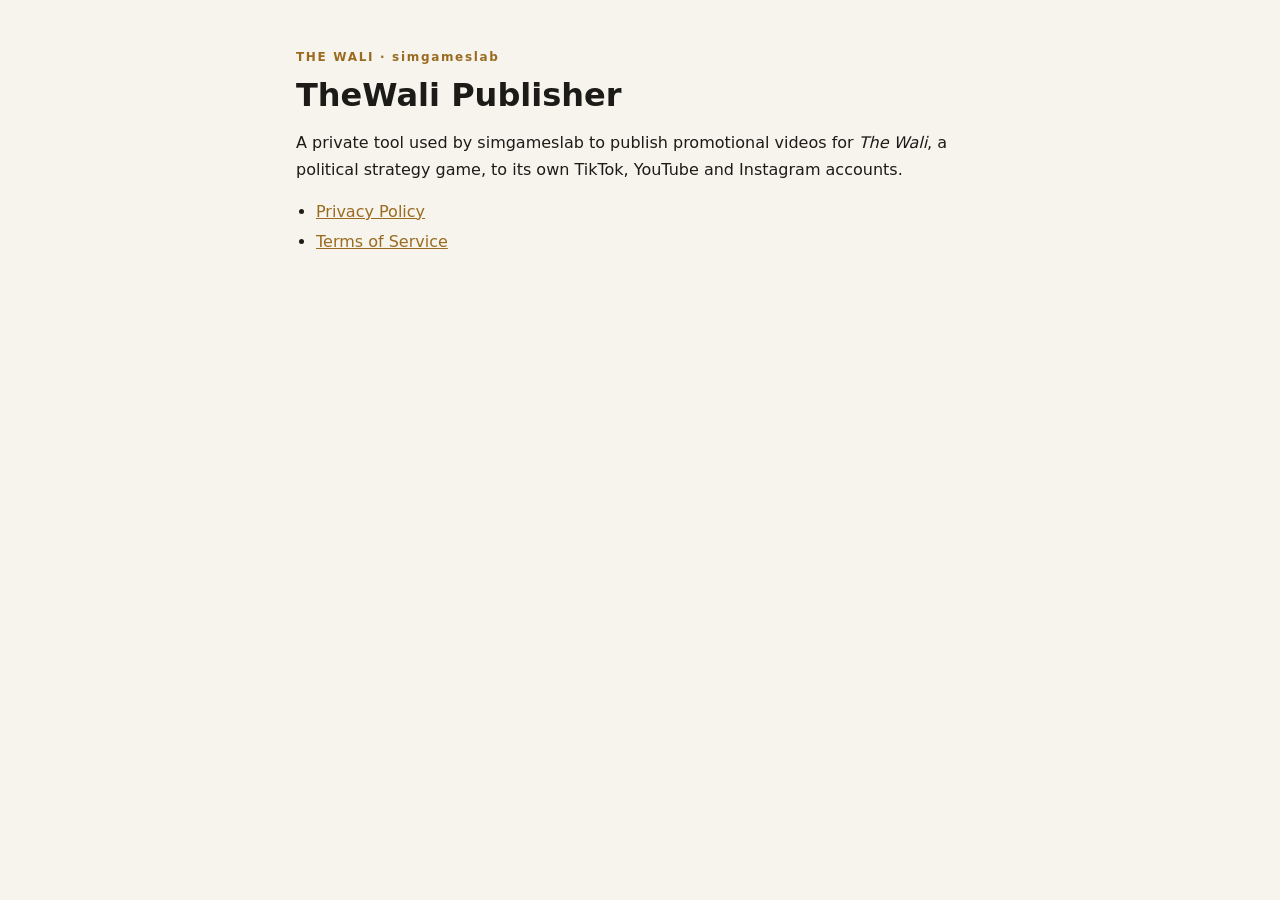
<file: index.html>
<!doctype html>
<html lang="en">
<head>
<meta charset="utf-8">
<meta name="viewport" content="width=device-width, initial-scale=1">
<title>TheWali Publisher</title>
<link rel="stylesheet" href="style.css">
</head>
<body>
<main>
  <p class="brand">THE WALI · simgameslab</p>
  <h1>TheWali Publisher</h1>
  <p>A private tool used by simgameslab to publish promotional videos for <em>The Wali</em>, a political strategy
  game, to its own TikTok, YouTube and Instagram accounts.</p>
  <ul>
    <li><a href="privacy.html">Privacy Policy</a></li>
    <li><a href="terms.html">Terms of Service</a></li>
  </ul>
</main>
</body>
</html>
</file>
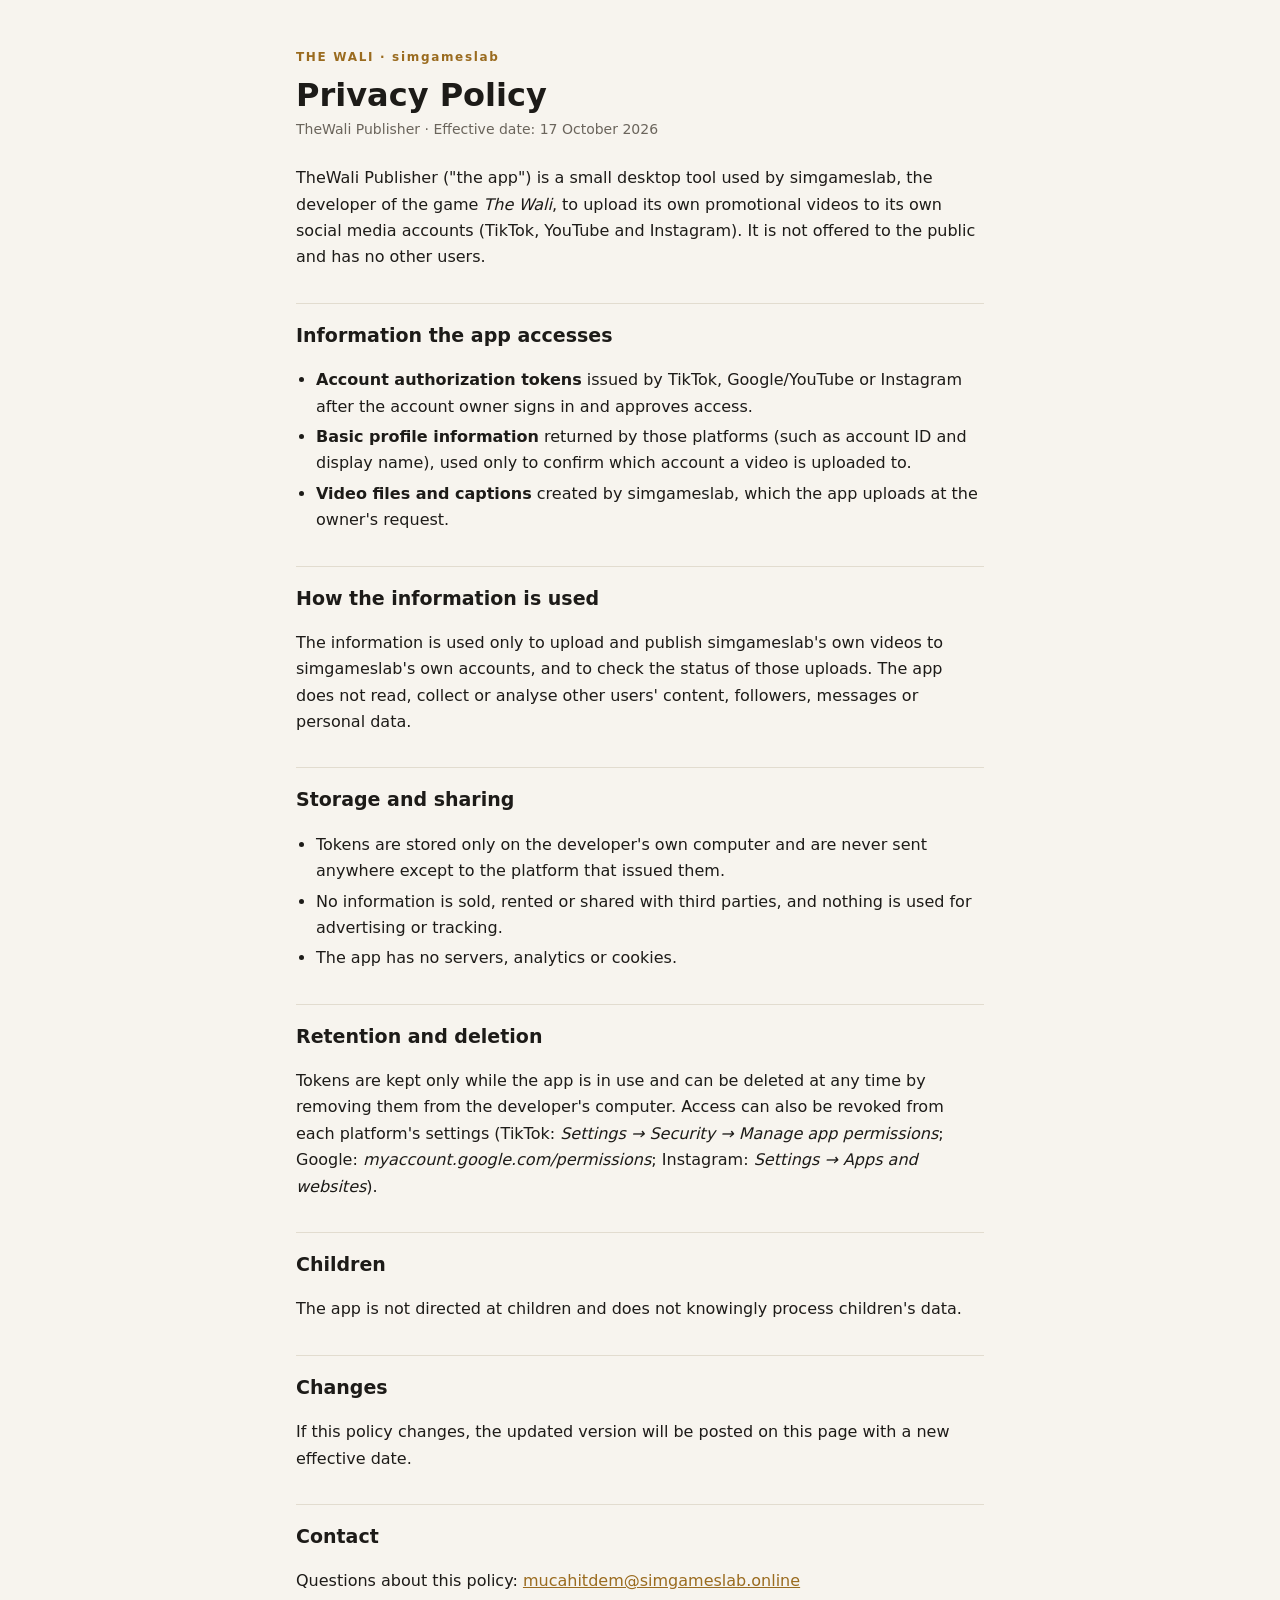
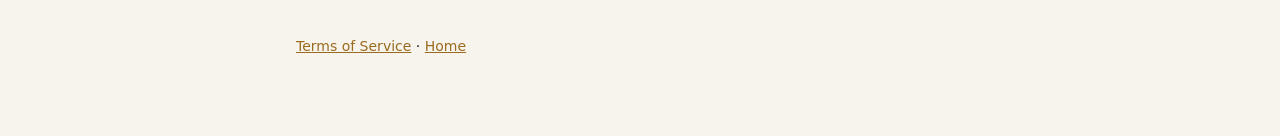
<file: privacy.html>
<!doctype html>
<html lang="en">
<head>
<meta charset="utf-8">
<meta name="viewport" content="width=device-width, initial-scale=1">
<title>Privacy Policy — TheWali Publisher</title>
<link rel="stylesheet" href="style.css">
</head>
<body>
<main>
  <p class="brand">THE WALI · simgameslab</p>
  <h1>Privacy Policy</h1>
  <p class="meta">TheWali Publisher · Effective date: 17 October 2026</p>

  <p>TheWali Publisher ("the app") is a small desktop tool used by simgameslab, the developer of the game
  <em>The Wali</em>, to upload its own promotional videos to its own social media accounts
  (TikTok, YouTube and Instagram). It is not offered to the public and has no other users.</p>

  <h2>Information the app accesses</h2>
  <ul>
    <li><strong>Account authorization tokens</strong> issued by TikTok, Google/YouTube or Instagram after the account
      owner signs in and approves access.</li>
    <li><strong>Basic profile information</strong> returned by those platforms (such as account ID and display name),
      used only to confirm which account a video is uploaded to.</li>
    <li><strong>Video files and captions</strong> created by simgameslab, which the app uploads at the owner's request.</li>
  </ul>

  <h2>How the information is used</h2>
  <p>The information is used only to upload and publish simgameslab's own videos to simgameslab's own accounts,
  and to check the status of those uploads. The app does not read, collect or analyse other users' content,
  followers, messages or personal data.</p>

  <h2>Storage and sharing</h2>
  <ul>
    <li>Tokens are stored only on the developer's own computer and are never sent anywhere except to the platform
      that issued them.</li>
    <li>No information is sold, rented or shared with third parties, and nothing is used for advertising or tracking.</li>
    <li>The app has no servers, analytics or cookies.</li>
  </ul>

  <h2>Retention and deletion</h2>
  <p>Tokens are kept only while the app is in use and can be deleted at any time by removing them from the
  developer's computer. Access can also be revoked from each platform's settings
  (TikTok: <em>Settings → Security → Manage app permissions</em>; Google: <em>myaccount.google.com/permissions</em>;
  Instagram: <em>Settings → Apps and websites</em>).</p>

  <h2>Children</h2>
  <p>The app is not directed at children and does not knowingly process children's data.</p>

  <h2>Changes</h2>
  <p>If this policy changes, the updated version will be posted on this page with a new effective date.</p>

  <h2>Contact</h2>
  <p>Questions about this policy: <a href="mailto:mucahitdem@simgameslab.online">mucahitdem@simgameslab.online</a></p>

  <p class="links"><a href="terms.html">Terms of Service</a> · <a href="index.html">Home</a></p>
</main>
</body>
</html>
</file>
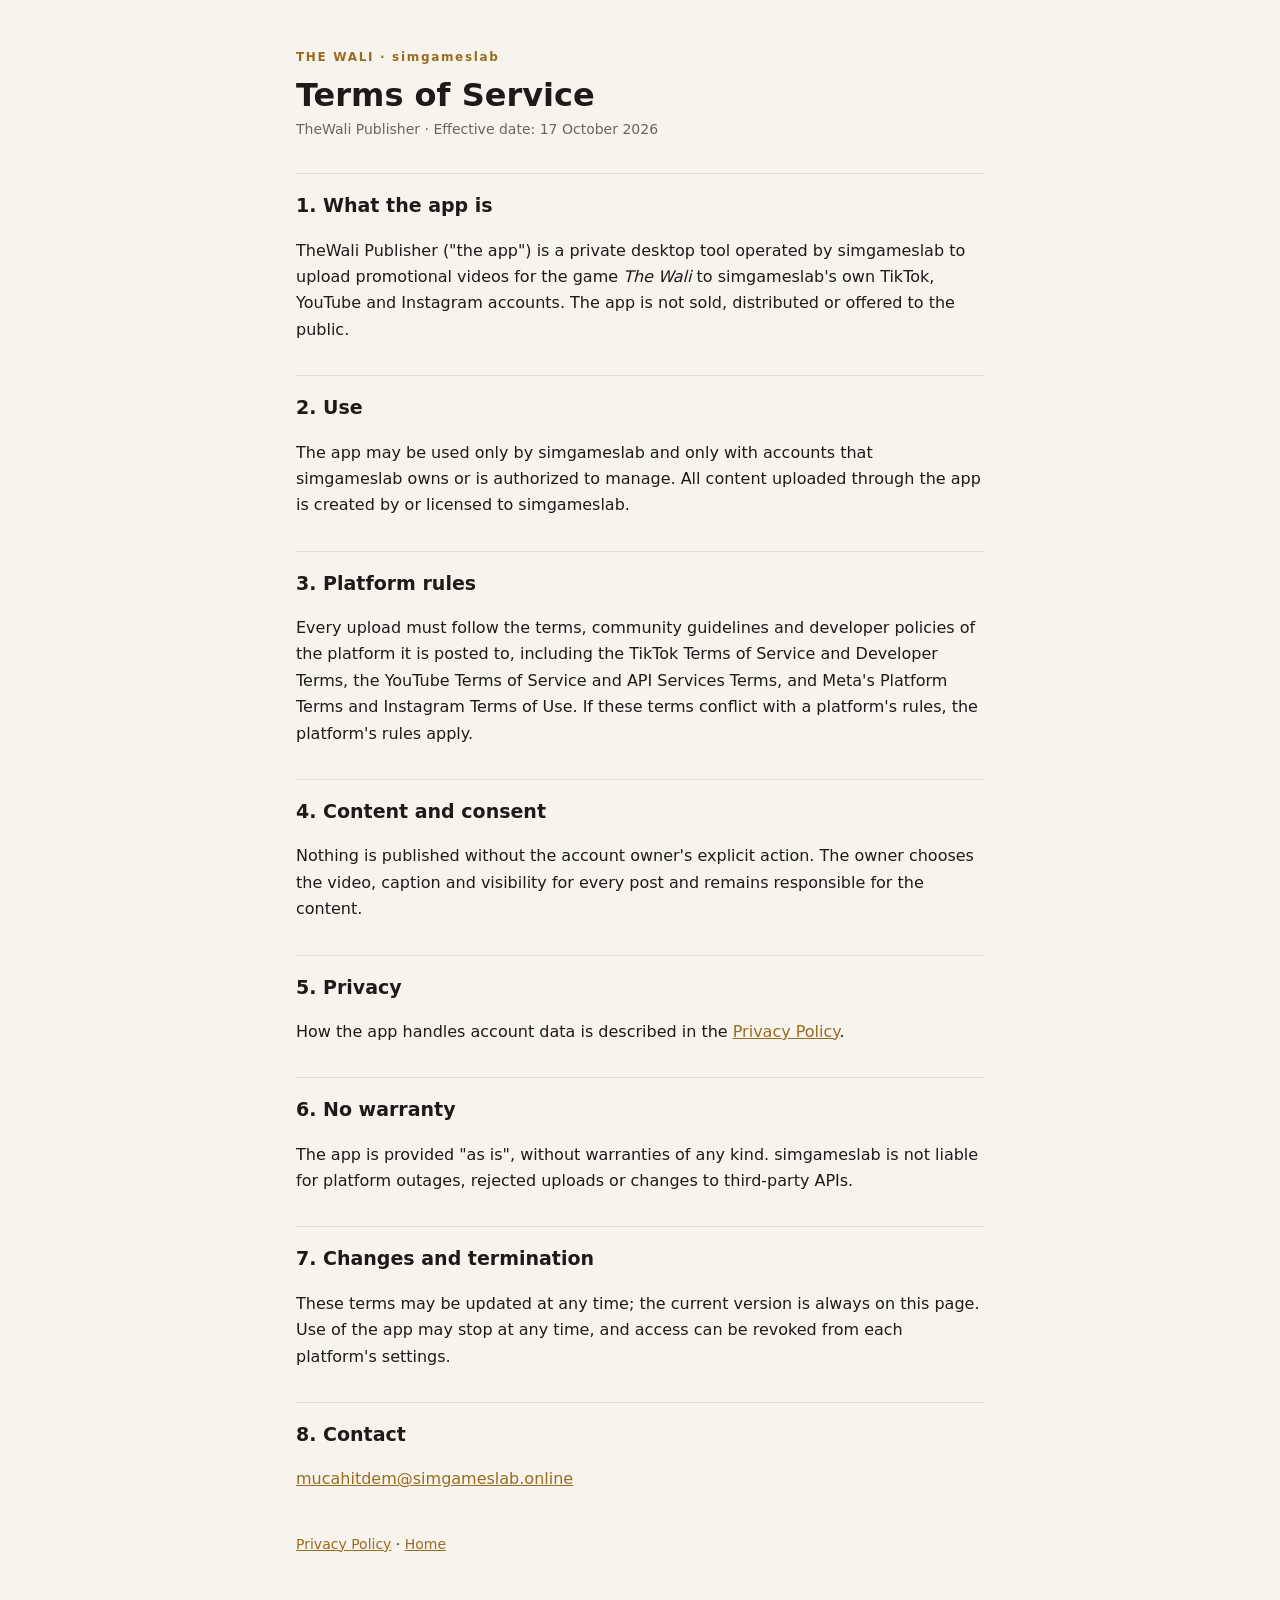
<file: terms.html>
<!doctype html>
<html lang="en">
<head>
<meta charset="utf-8">
<meta name="viewport" content="width=device-width, initial-scale=1">
<title>Terms of Service — TheWali Publisher</title>
<link rel="stylesheet" href="style.css">
</head>
<body>
<main>
  <p class="brand">THE WALI · simgameslab</p>
  <h1>Terms of Service</h1>
  <p class="meta">TheWali Publisher · Effective date: 17 October 2026</p>

  <h2>1. What the app is</h2>
  <p>TheWali Publisher ("the app") is a private desktop tool operated by simgameslab to upload promotional videos for
  the game <em>The Wali</em> to simgameslab's own TikTok, YouTube and Instagram accounts. The app is not sold,
  distributed or offered to the public.</p>

  <h2>2. Use</h2>
  <p>The app may be used only by simgameslab and only with accounts that simgameslab owns or is authorized to manage.
  All content uploaded through the app is created by or licensed to simgameslab.</p>

  <h2>3. Platform rules</h2>
  <p>Every upload must follow the terms, community guidelines and developer policies of the platform it is posted to,
  including the TikTok Terms of Service and Developer Terms, the YouTube Terms of Service and API Services Terms,
  and Meta's Platform Terms and Instagram Terms of Use. If these terms conflict with a platform's rules, the
  platform's rules apply.</p>

  <h2>4. Content and consent</h2>
  <p>Nothing is published without the account owner's explicit action. The owner chooses the video, caption and
  visibility for every post and remains responsible for the content.</p>

  <h2>5. Privacy</h2>
  <p>How the app handles account data is described in the <a href="privacy.html">Privacy Policy</a>.</p>

  <h2>6. No warranty</h2>
  <p>The app is provided "as is", without warranties of any kind. simgameslab is not liable for platform outages,
  rejected uploads or changes to third-party APIs.</p>

  <h2>7. Changes and termination</h2>
  <p>These terms may be updated at any time; the current version is always on this page. Use of the app may stop
  at any time, and access can be revoked from each platform's settings.</p>

  <h2>8. Contact</h2>
  <p><a href="mailto:mucahitdem@simgameslab.online">mucahitdem@simgameslab.online</a></p>

  <p class="links"><a href="privacy.html">Privacy Policy</a> · <a href="index.html">Home</a></p>
</main>
</body>
</html>
</file>
<file: style.css>
:root { --bg: #f7f4ee; --text: #1d1b18; --muted: #6b655c; --accent: #9a6b1f; --rule: #e2dccf; }
@media (prefers-color-scheme: dark) {
  :root { --bg: #14130f; --text: #ece6da; --muted: #a39b8d; --accent: #e8b04a; --rule: #2c2a24; }
}
* { box-sizing: border-box; }
body { margin: 0; background: var(--bg); color: var(--text);
       font: 16px/1.65 system-ui, -apple-system, "Segoe UI", Roboto, sans-serif; }
main { max-width: 720px; margin: 0 auto; padding: 48px 16px 64px; }
.brand { letter-spacing: .14em; font-size: 12px; font-weight: 700; color: var(--accent); margin: 0 0 8px; }
h1 { font-size: 32px; line-height: 1.2; margin: 0 0 4px; }
h2 { font-size: 19px; margin: 32px 0 8px; padding-top: 16px; border-top: 1px solid var(--rule); }
.meta { color: var(--muted); font-size: 14px; margin: 0 0 24px; }
a { color: var(--accent); }
ul { padding-left: 20px; }
li { margin: 4px 0; }
.links { margin-top: 40px; font-size: 14px; }
</file>
